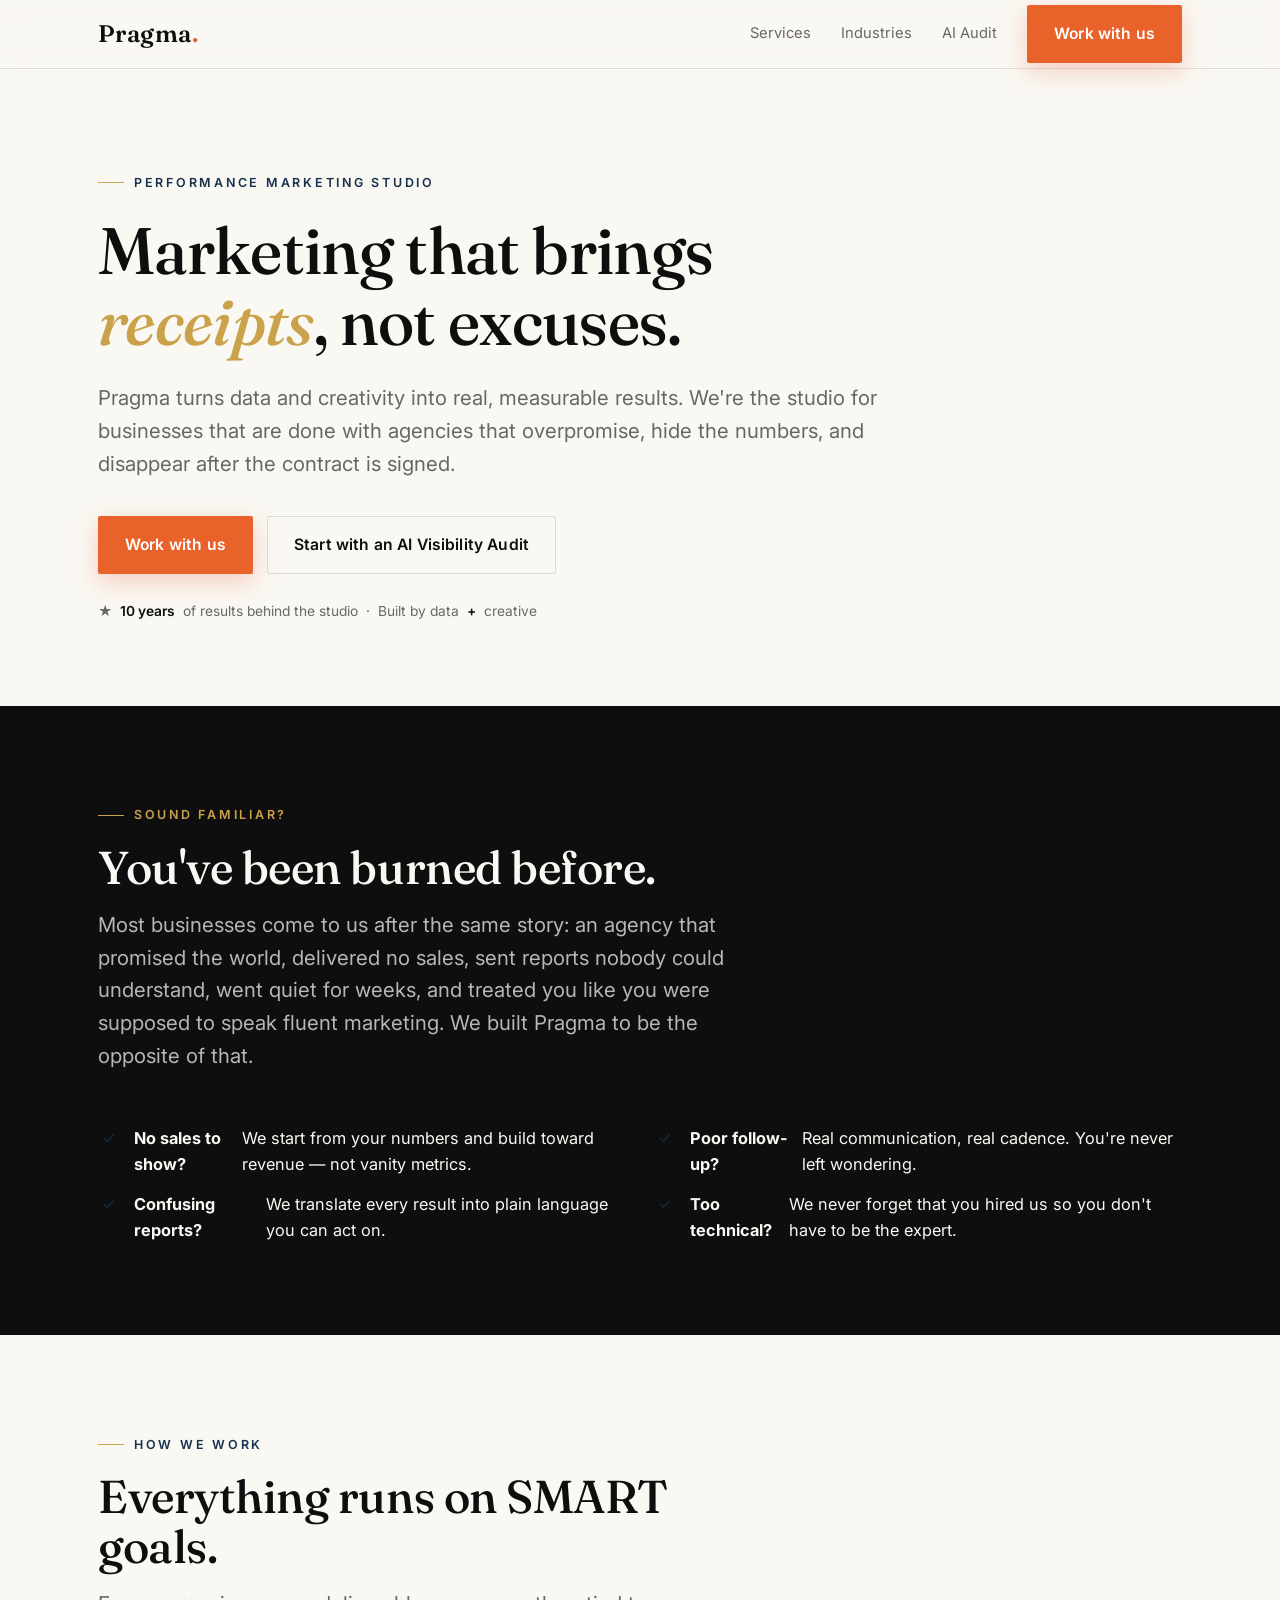
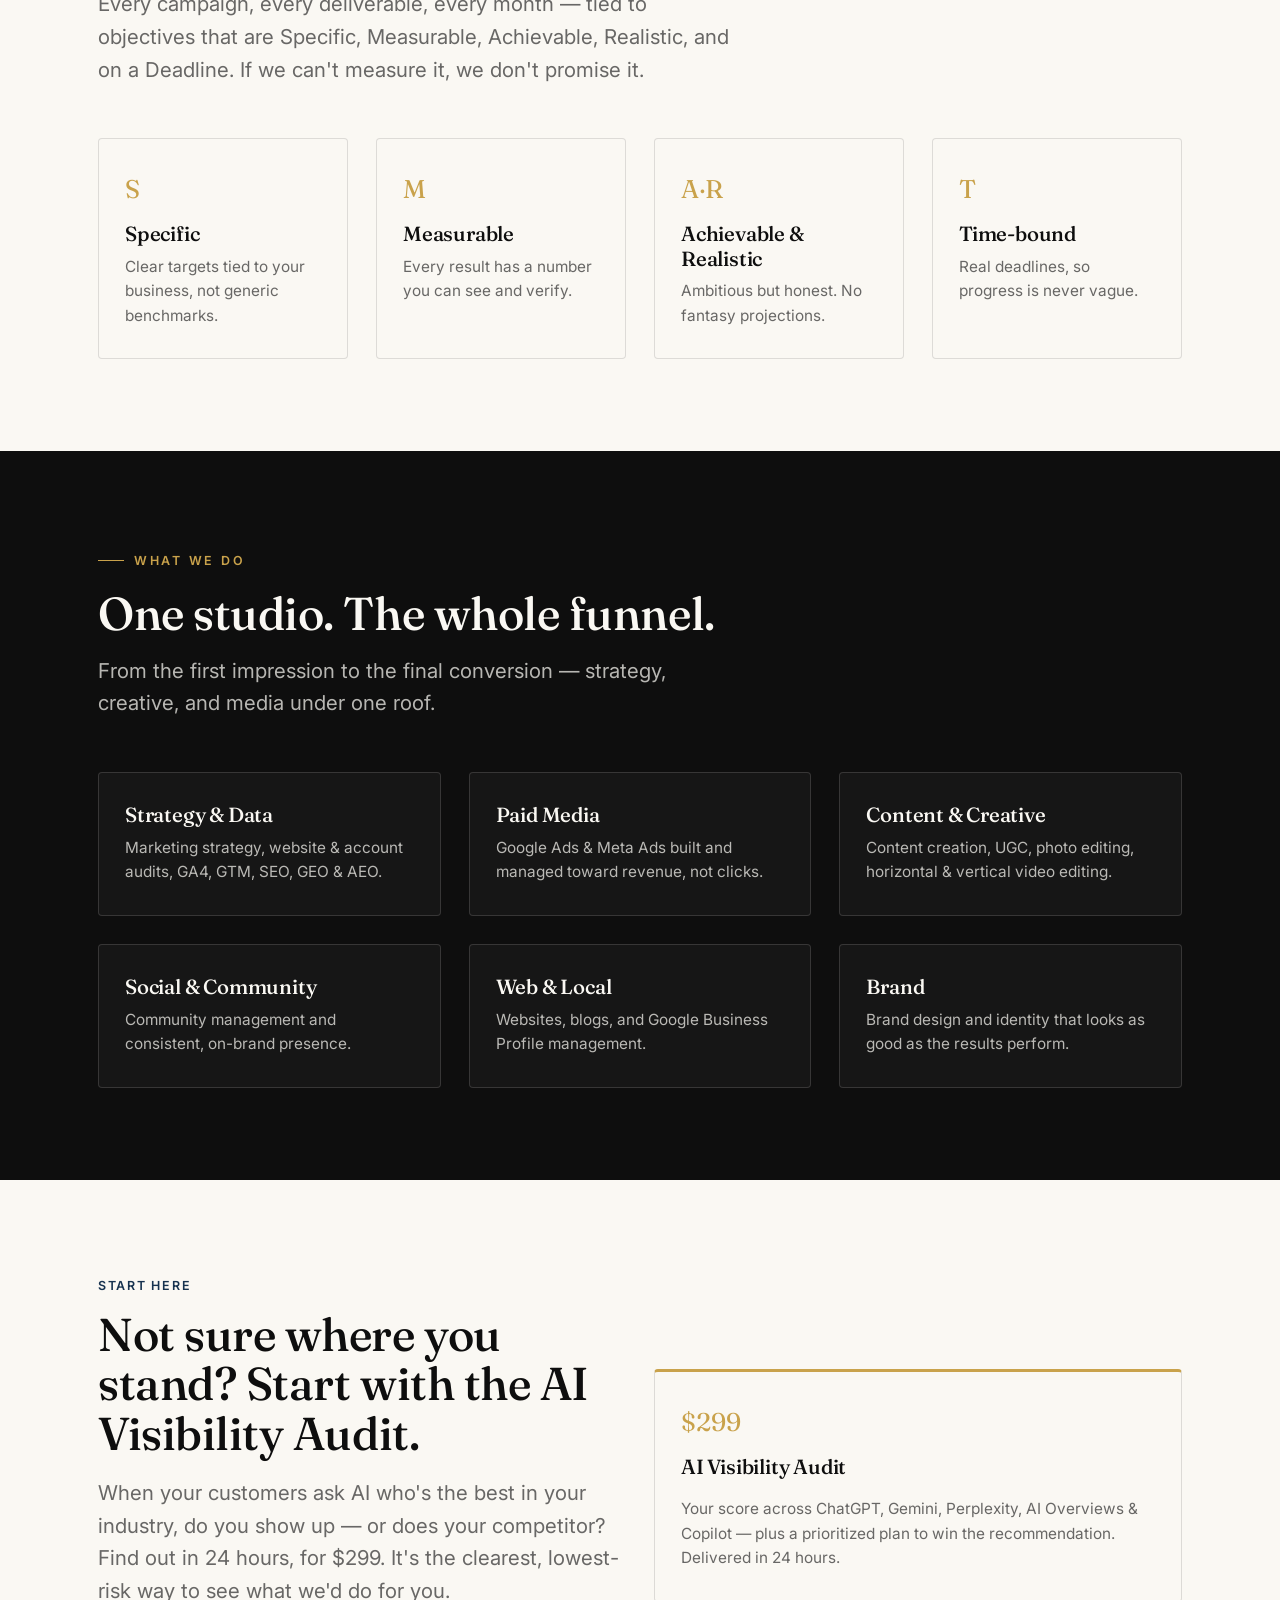
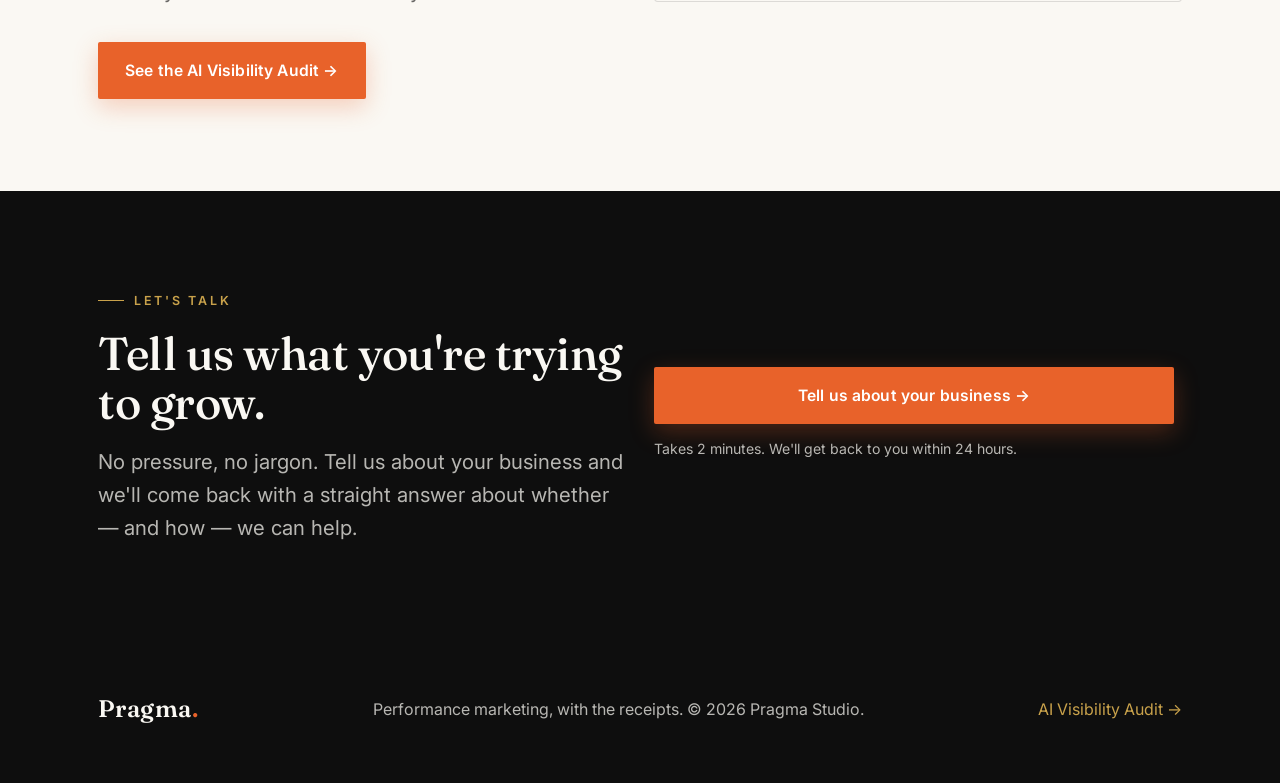
<file: index.html>
<!DOCTYPE html>
<html lang="en">
<head>
<meta charset="UTF-8">
<meta name="viewport" content="width=device-width, initial-scale=1.0">
<title>Pragma — Performance Marketing, With the Receipts</title>
<meta name="description" content="Pragma is a performance marketing studio that turns data and creativity into real, measurable results — no jargon, no smoke, no ghosting. Built for businesses tired of agencies that don't deliver.">
<link rel="preconnect" href="https://fonts.googleapis.com">
<link rel="preconnect" href="https://fonts.gstatic.com" crossorigin>
<link href="https://fonts.googleapis.com/css2?family=Fraunces:ital,opsz,wght@0,9..144,400;0,9..144,500;0,9..144,600;1,9..144,400&family=Inter:wght@400;500;600&display=swap" rel="stylesheet">
<link rel="stylesheet" href="styles.css">
</head>
<body>

<!-- ============ NAV ============ -->
<header class="nav">
  <div class="wrap">
    <a class="brand" href="index.html">Pragma<span class="dot">.</span></a>
    <nav class="nav-links">
      <a href="#services">Services</a>
      <a href="industries/index.html">Industries</a>
      <a href="audit/index.html">AI Audit</a>
      <a href="#contact" class="btn btn-cta">Work with us</a>
    </nav>
  </div>
</header>

<!-- ============ HERO ============ -->
<section class="hero">
  <div class="wrap">
    <span class="eyebrow">Performance marketing studio</span>
    <h1>Marketing that brings <span class="serif-accent gold">receipts</span>, not excuses.</h1>
    <p class="lead">Pragma turns data and creativity into real, measurable results. We're the studio for businesses that are done with agencies that overpromise, hide the numbers, and disappear after the contract is signed.</p>
    <div class="hero-actions">
      <a href="#contact" class="btn btn-cta">Work with us</a>
      <a href="#audit" class="btn btn-ghost">Start with an AI Visibility Audit</a>
    </div>
    <p class="microtrust">★ <b>10 years</b> of results behind the studio &nbsp;·&nbsp; Built by data <b>+</b> creative</p>
  </div>
</section>

<!-- ============ PAIN / POSITIONING ============ -->
<section class="dark">
  <div class="wrap">
    <div class="sec-head">
      <span class="eyebrow">Sound familiar?</span>
      <h2>You've been burned before.</h2>
      <p class="lead">Most businesses come to us after the same story: an agency that promised the world, delivered no sales, sent reports nobody could understand, went quiet for weeks, and treated you like you were supposed to speak fluent marketing. We built Pragma to be the opposite of that.</p>
    </div>
    <div class="grid g-2">
      <ul class="checklist">
        <li><b>No sales to show?</b> We start from your numbers and build toward revenue — not vanity metrics.</li>
        <li><b>Confusing reports?</b> We translate every result into plain language you can act on.</li>
      </ul>
      <ul class="checklist">
        <li><b>Poor follow-up?</b> Real communication, real cadence. You're never left wondering.</li>
        <li><b>Too technical?</b> We never forget that you hired us so you don't have to be the expert.</li>
      </ul>
    </div>
  </div>
</section>

<!-- ============ HOW WE WORK ============ -->
<section id="how">
  <div class="wrap">
    <div class="sec-head">
      <span class="eyebrow">How we work</span>
      <h2>Everything runs on SMART goals.</h2>
      <p class="lead">Every campaign, every deliverable, every month — tied to objectives that are Specific, Measurable, Achievable, Realistic, and on a Deadline. If we can't measure it, we don't promise it.</p>
    </div>
    <div class="grid g-4">
      <div class="card"><span class="num">S</span><h3>Specific</h3><p>Clear targets tied to your business, not generic benchmarks.</p></div>
      <div class="card"><span class="num">M</span><h3>Measurable</h3><p>Every result has a number you can see and verify.</p></div>
      <div class="card"><span class="num">A·R</span><h3>Achievable & Realistic</h3><p>Ambitious but honest. No fantasy projections.</p></div>
      <div class="card"><span class="num">T</span><h3>Time-bound</h3><p>Real deadlines, so progress is never vague.</p></div>
    </div>
  </div>
</section>

<!-- ============ SERVICES ============ -->
<section class="dark" id="services">
  <div class="wrap">
    <div class="sec-head">
      <span class="eyebrow">What we do</span>
      <h2>One studio. The whole funnel.</h2>
      <p class="lead">From the first impression to the final conversion — strategy, creative, and media under one roof.</p>
    </div>
    <div class="grid g-3">
      <div class="card"><h3>Strategy & Data</h3><p>Marketing strategy, website &amp; account audits, GA4, GTM, SEO, GEO &amp; AEO.</p></div>
      <div class="card"><h3>Paid Media</h3><p>Google Ads &amp; Meta Ads built and managed toward revenue, not clicks.</p></div>
      <div class="card"><h3>Content & Creative</h3><p>Content creation, UGC, photo editing, horizontal &amp; vertical video editing.</p></div>
      <div class="card"><h3>Social & Community</h3><p>Community management and consistent, on-brand presence.</p></div>
      <div class="card"><h3>Web & Local</h3><p>Websites, blogs, and Google Business Profile management.</p></div>
      <div class="card"><h3>Brand</h3><p>Brand design and identity that looks as good as the results perform.</p></div>
    </div>
  </div>
</section>

<!-- ============ AUDIT CTA ============ -->
<section id="audit">
  <div class="wrap">
    <div class="grid g-2" style="align-items:center">
      <div>
        <span class="pill">Start here</span>
        <h2>Not sure where you stand? Start with the AI Visibility Audit.</h2>
        <p class="lead mt-s">When your customers ask AI who's the best in your industry, do you show up — or does your competitor? Find out in 24 hours, for $299. It's the clearest, lowest-risk way to see what we'd do for you.</p>
        <a href="audit/index.html" class="btn btn-cta mt-m">See the AI Visibility Audit →</a>
      </div>
      <div class="card" style="border-top:3px solid var(--gold)">
        <span class="num">$299</span>
        <h3>AI Visibility Audit</h3>
        <p class="mt-s">Your score across ChatGPT, Gemini, Perplexity, AI Overviews &amp; Copilot — plus a prioritized plan to win the recommendation. Delivered in 24 hours.</p>
      </div>
    </div>
  </div>
</section>

<!-- ============ CONTACT ============ -->
<section class="dark" id="contact">
  <div class="wrap">
    <div class="grid g-2" style="align-items:center">
      <div>
        <span class="eyebrow">Let's talk</span>
        <h2 class="mt-s">Tell us what you're trying to grow.</h2>
        <p class="lead mt-s">No pressure, no jargon. Tell us about your business and we'll come back with a straight answer about whether — and how — we can help.</p>
      </div>
      <div class="form">
        <a href="https://forms.gle/fJP89zdyPjSbHqXf9" target="_blank" rel="noopener" class="btn btn-cta" style="justify-content:center">Tell us about your business →</a>
        <p style="font-size:.88rem;color:var(--cream-70)">Takes 2 minutes. We'll get back to you within 24 hours.</p>
      </div>
    </div>
  </div>
</section>

<!-- ============ FOOTER ============ -->
<footer class="footer">
  <div class="wrap">
    <a class="brand" href="index.html">Pragma<span class="dot">.</span></a>
    <p>Performance marketing, with the receipts. © 2026 Pragma Studio.</p>
    <a href="audit/index.html" class="gold">AI Visibility Audit →</a>
  </div>
</footer>

</body>
</html>
</file>
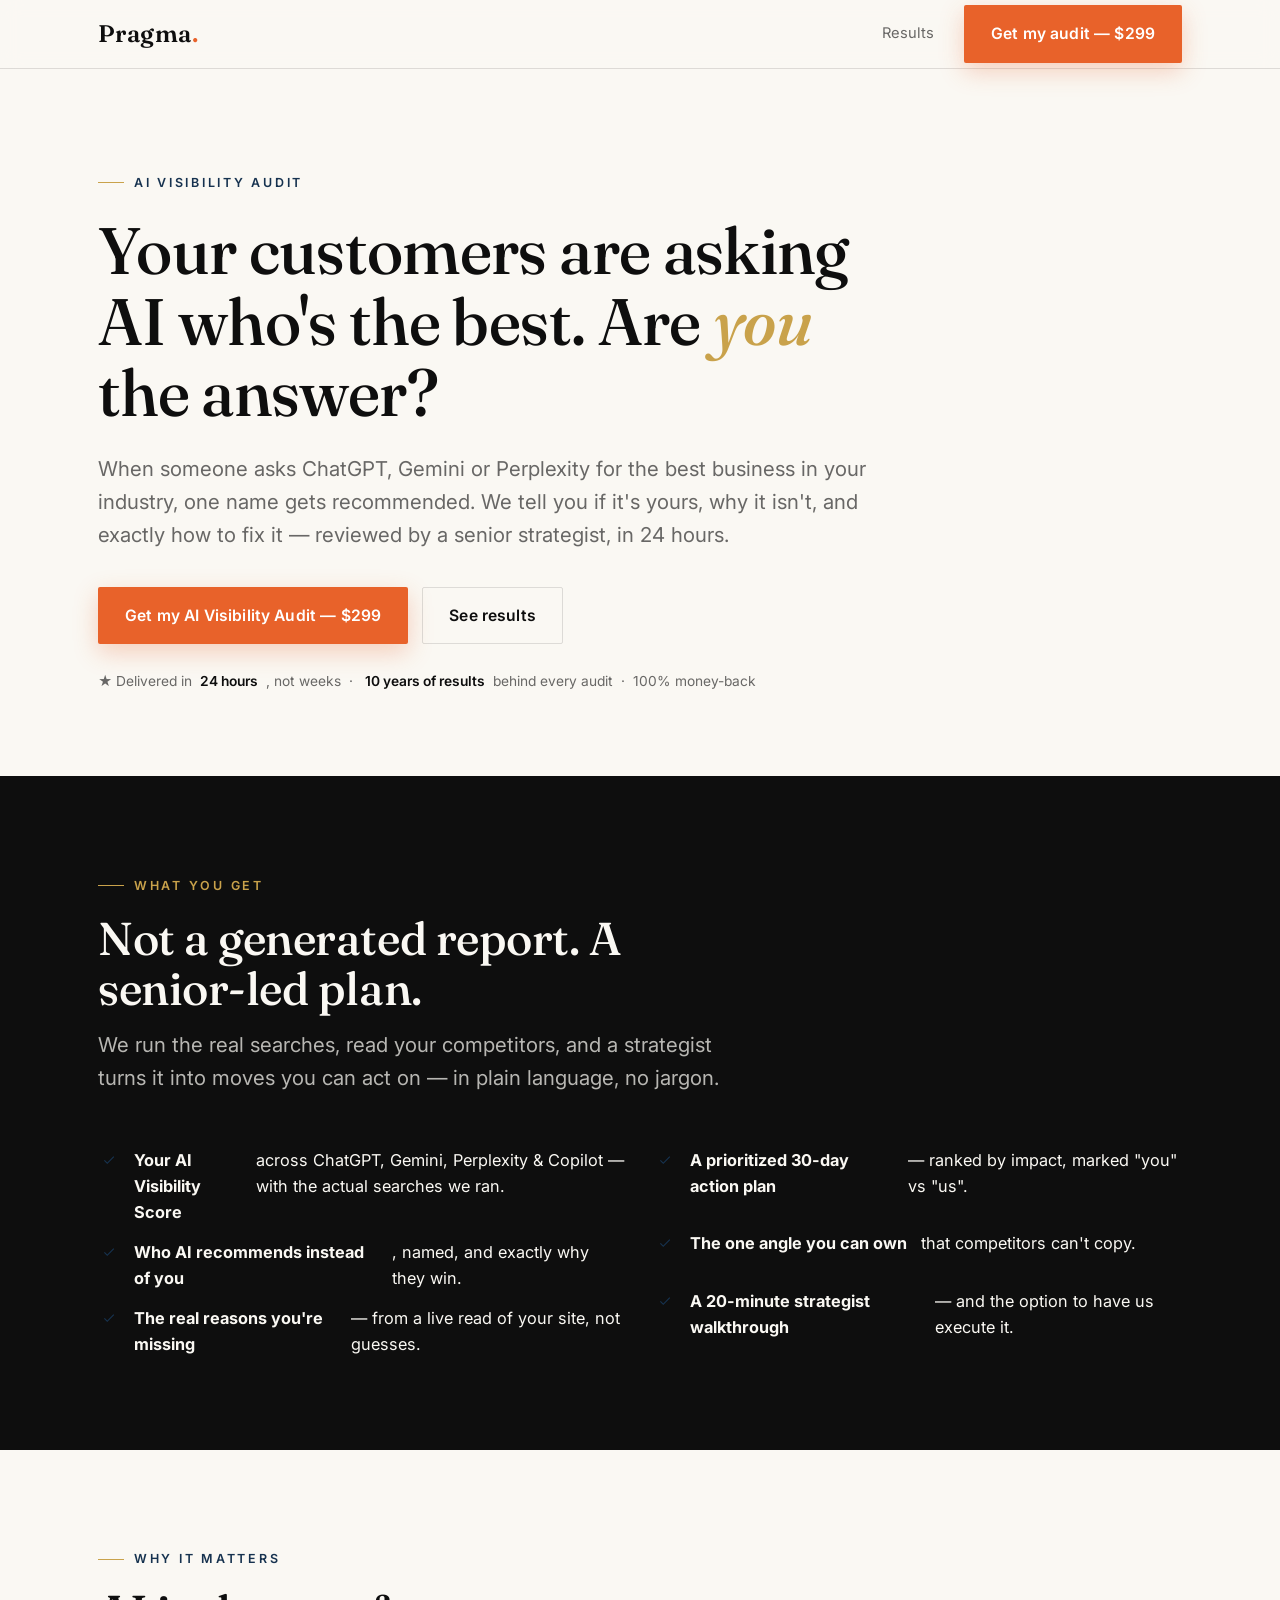
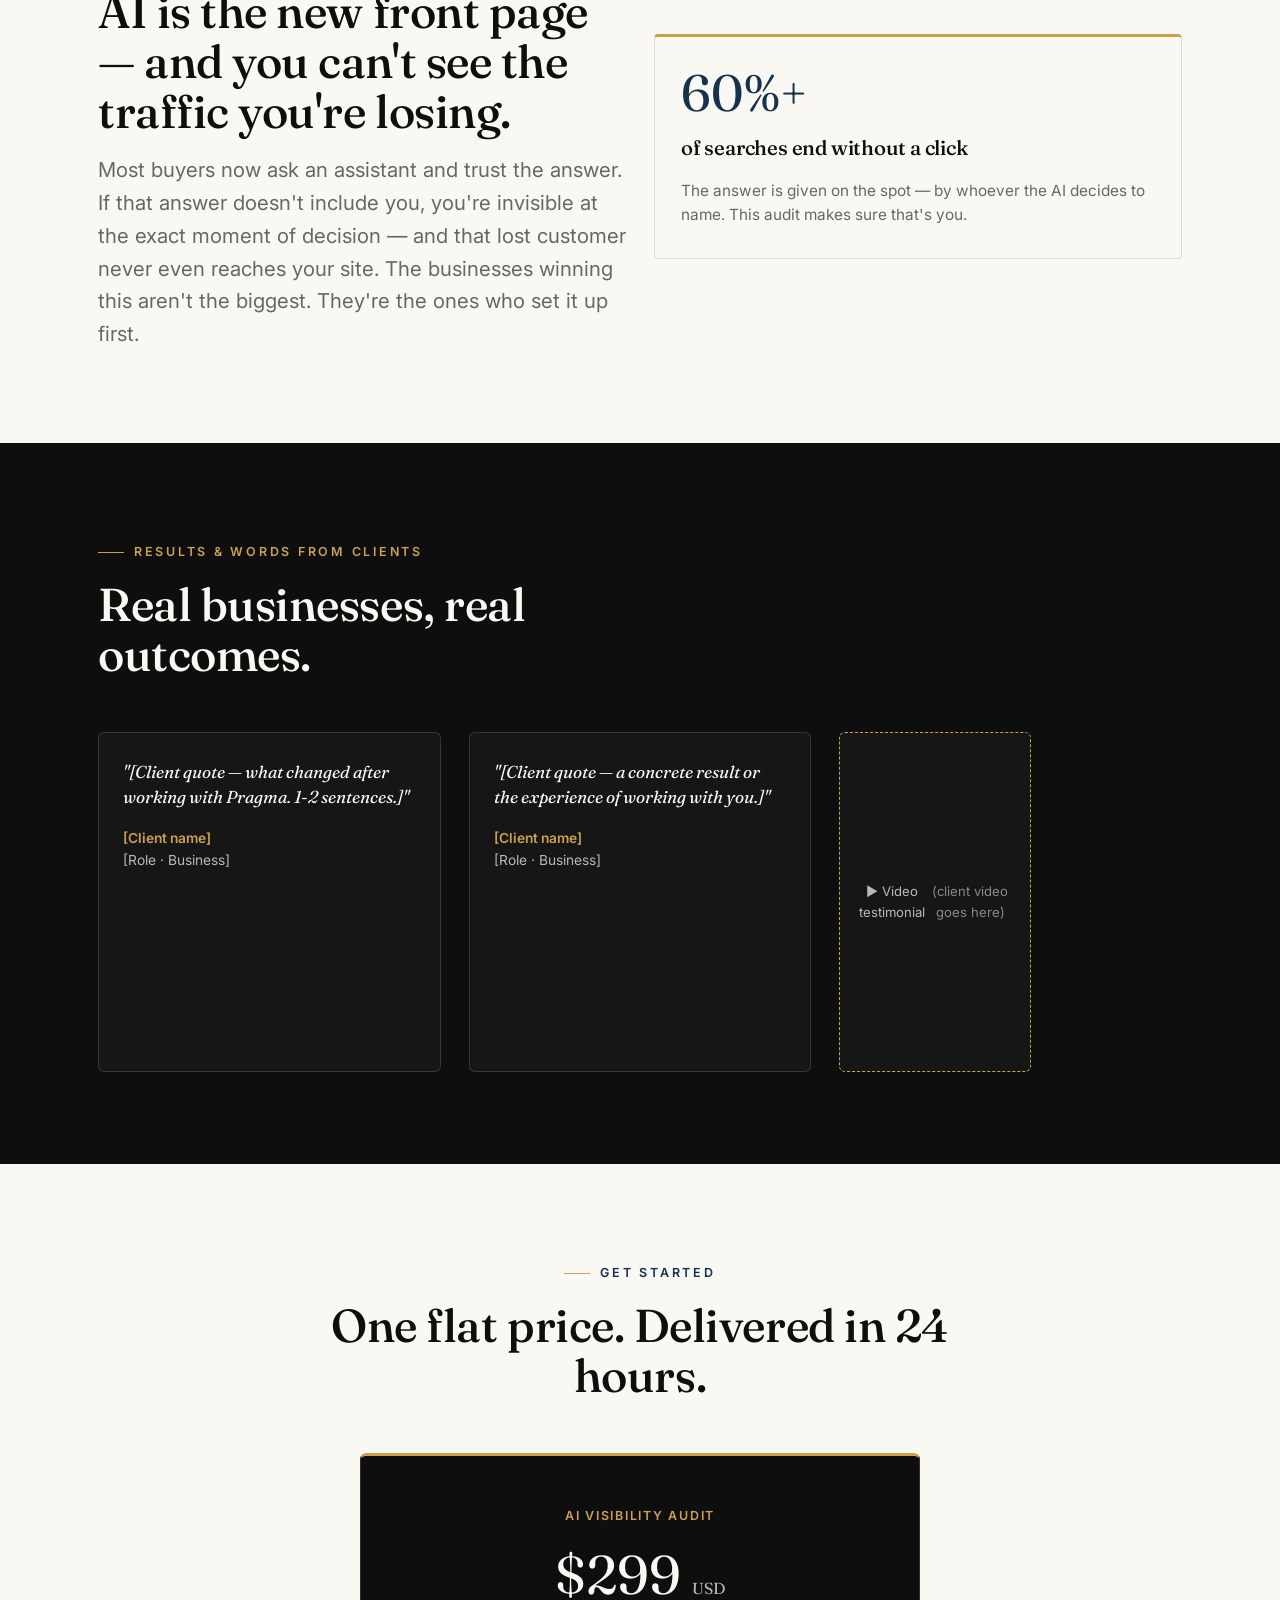
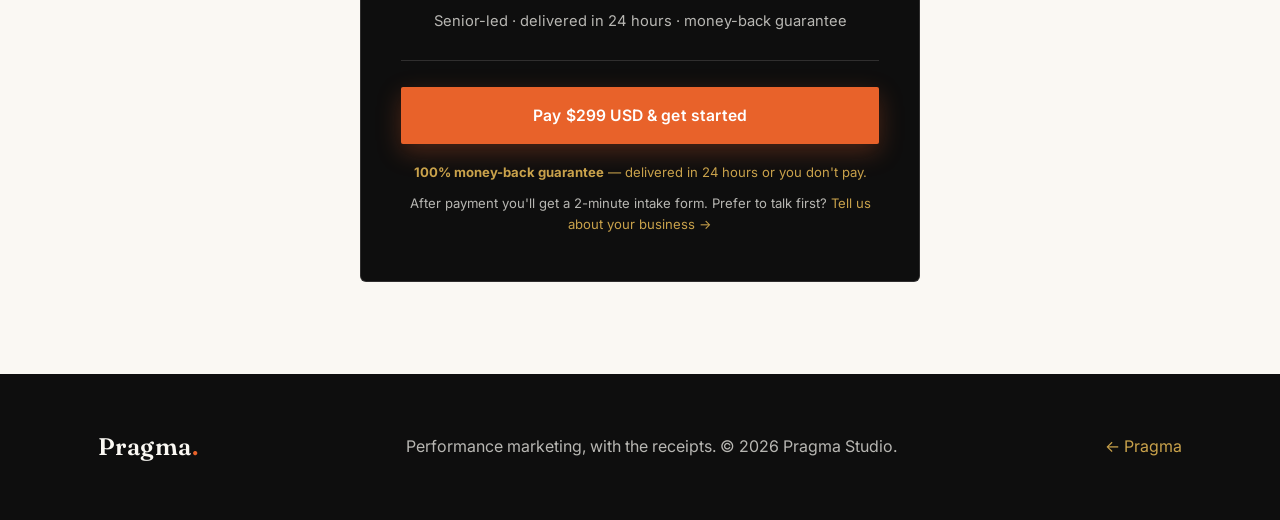
<file: audit/index.html>
<!DOCTYPE html>
<html lang="en">
<head>
<meta charset="UTF-8">
<meta name="viewport" content="width=device-width, initial-scale=1.0">
<title>AI Visibility Audit — Pragma</title>
<meta name="description" content="When your customers ask AI who's the best in your industry, do you show up — or does your competitor? A senior-led AI Visibility Audit with a prioritized plan, in 24 hours.">
<link rel="preconnect" href="https://fonts.googleapis.com">
<link rel="preconnect" href="https://fonts.gstatic.com" crossorigin>
<link href="https://fonts.googleapis.com/css2?family=Fraunces:ital,opsz,wght@0,9..144,400;0,9..144,500;0,9..144,600;1,9..144,400&family=Inter:wght@400;500;600&display=swap" rel="stylesheet">
<link rel="stylesheet" href="../styles.css">
<style>
  .tcard{background:#161616;border:1px solid var(--cream-14);border-radius:6px;padding:26px 24px}
  .tcard p{font-family:var(--serif);font-size:1.08rem;line-height:1.45;color:var(--cream);font-style:italic;margin-bottom:18px}
  .tcard .who{font-size:.86rem;color:var(--cream-70)}
  .tcard .who b{color:var(--gold);font-weight:600;display:block}
  .vslot{aspect-ratio:9/16;max-height:340px;border:1px dashed var(--gold);border-radius:6px;background:#161616;display:flex;align-items:center;justify-content:center;color:var(--cream-70);font-size:.82rem;text-align:center;padding:16px}
</style>
</head>
<body>

<!-- ============ NAV ============ -->
<header class="nav">
  <div class="wrap">
    <a class="brand" href="../index.html">Pragma<span class="dot">.</span></a>
    <nav class="nav-links">
      <a href="#proof">Results</a>
      <a href="#pricing" class="btn btn-cta">Get my audit — $299</a>
    </nav>
  </div>
</header>

<!-- ============ 1 · HOOK ============ -->
<section class="hero">
  <div class="wrap">
    <span class="eyebrow">AI Visibility Audit</span>
    <h1>Your customers are asking AI who's the best. Are <span class="serif-accent gold">you</span> the answer?</h1>
    <p class="lead">When someone asks ChatGPT, Gemini or Perplexity for the best business in your industry, one name gets recommended. We tell you if it's yours, why it isn't, and exactly how to fix it — reviewed by a senior strategist, in 24 hours.</p>
    <div class="hero-actions">
      <a href="#pricing" class="btn btn-cta">Get my AI Visibility Audit — $299</a>
      <a href="#proof" class="btn btn-ghost">See results</a>
    </div>
    <p class="microtrust">★ Delivered in <b>24 hours</b>, not weeks &nbsp;·&nbsp; <b>10 years of results</b> behind every audit &nbsp;·&nbsp; 100% money-back</p>
  </div>
</section>

<!-- ============ 2 · THE AUDIT (what you get) ============ -->
<section class="dark" id="what">
  <div class="wrap">
    <div class="sec-head">
      <span class="eyebrow">What you get</span>
      <h2>Not a generated report. A senior-led plan.</h2>
      <p class="lead">We run the real searches, read your competitors, and a strategist turns it into moves you can act on — in plain language, no jargon.</p>
    </div>
    <div class="grid g-2">
      <ul class="checklist">
        <li><b>Your AI Visibility Score</b> across ChatGPT, Gemini, Perplexity &amp; Copilot — with the actual searches we ran.</li>
        <li><b>Who AI recommends instead of you</b>, named, and exactly why they win.</li>
        <li><b>The real reasons you're missing</b> — from a live read of your site, not guesses.</li>
      </ul>
      <ul class="checklist">
        <li><b>A prioritized 30-day action plan</b> — ranked by impact, marked "you" vs "us".</li>
        <li><b>The one angle you can own</b> that competitors can't copy.</li>
        <li><b>A 20-minute strategist walkthrough</b> — and the option to have us execute it.</li>
      </ul>
    </div>
  </div>
</section>

<!-- ============ 3 · WHY IT MATTERS ============ -->
<section id="why">
  <div class="wrap">
    <div class="grid g-2" style="align-items:center">
      <div>
        <span class="eyebrow">Why it matters</span>
        <h2 class="mt-s">AI is the new front page — and you can't see the traffic you're losing.</h2>
        <p class="lead mt-s">Most buyers now ask an assistant and trust the answer. If that answer doesn't include you, you're invisible at the exact moment of decision — and that lost customer never even reaches your site. The businesses winning this aren't the biggest. They're the ones who set it up first.</p>
      </div>
      <div class="card" style="border-top:3px solid var(--gold)">
        <span class="stat">60%+</span>
        <h3 class="mt-s">of searches end without a click</h3>
        <p class="mt-s">The answer is given on the spot — by whoever the AI decides to name. This audit makes sure that's you.</p>
      </div>
    </div>
  </div>
</section>

<!-- ============ 4 · PROOF / TESTIMONIALS ============ -->
<section class="dark" id="proof">
  <div class="wrap">
    <div class="sec-head">
      <span class="eyebrow">Results &amp; words from clients</span>
      <h2>Real businesses, real outcomes.</h2>
    </div>
    <!-- ============================================================
         TESTIMONIALS — replace placeholders with real client quotes.
         For a video: drop a <video controls> or an embed inside .vslot.
         ============================================================ -->
    <div class="grid g-3">
      <div class="tcard"><p>"[Client quote — what changed after working with Pragma. 1-2 sentences.]"</p><div class="who"><b>[Client name]</b>[Role · Business]</div></div>
      <div class="tcard"><p>"[Client quote — a concrete result or the experience of working with you.]"</p><div class="who"><b>[Client name]</b>[Role · Business]</div></div>
      <div class="vslot">▶ Video testimonial<br><span style="opacity:.7">(client video goes here)</span></div>
    </div>
  </div>
</section>

<!-- ============ 5 · PAYMENT (Stripe only — US) ============ -->
<section id="pricing">
  <div class="wrap">
    <div class="sec-head center" style="margin-left:auto;margin-right:auto">
      <span class="eyebrow" style="justify-content:center">Get started</span>
      <h2>One flat price. Delivered in 24 hours.</h2>
    </div>
    <div class="price-card">
      <span class="pill" style="color:var(--gold)">AI Visibility Audit</span>
      <div class="amt">$299 <small>USD</small></div>
      <p class="alt">Senior-led · delivered in 24 hours · money-back guarantee</p>
      <hr class="rule" style="background:var(--cream-14)">
      <div class="pay-buttons">
        <!-- Stripe live payment link (USD) -->
        <a href="https://buy.stripe.com/00w7sK7rz9oi4jI7nXcV200" class="btn btn-cta btn-pay" target="_blank" rel="noopener">Pay $299 USD &amp; get started</a>
      </div>
      <p class="fine" style="color:var(--gold)"><b>100% money-back guarantee</b> — delivered in 24 hours or you don't pay.</p>
      <p class="fine">After payment you'll get a 2-minute intake form. Prefer to talk first? <a href="https://forms.gle/fJP89zdyPjSbHqXf9" target="_blank" rel="noopener" class="gold">Tell us about your business →</a></p>
    </div>
  </div>
</section>

<!-- ============ FOOTER ============ -->
<footer class="footer">
  <div class="wrap">
    <a class="brand" href="../index.html">Pragma<span class="dot">.</span></a>
    <p>Performance marketing, with the receipts. © 2026 Pragma Studio.</p>
    <a href="../index.html" class="gold">← Pragma</a>
  </div>
</footer>

</body>
</html>
</file>
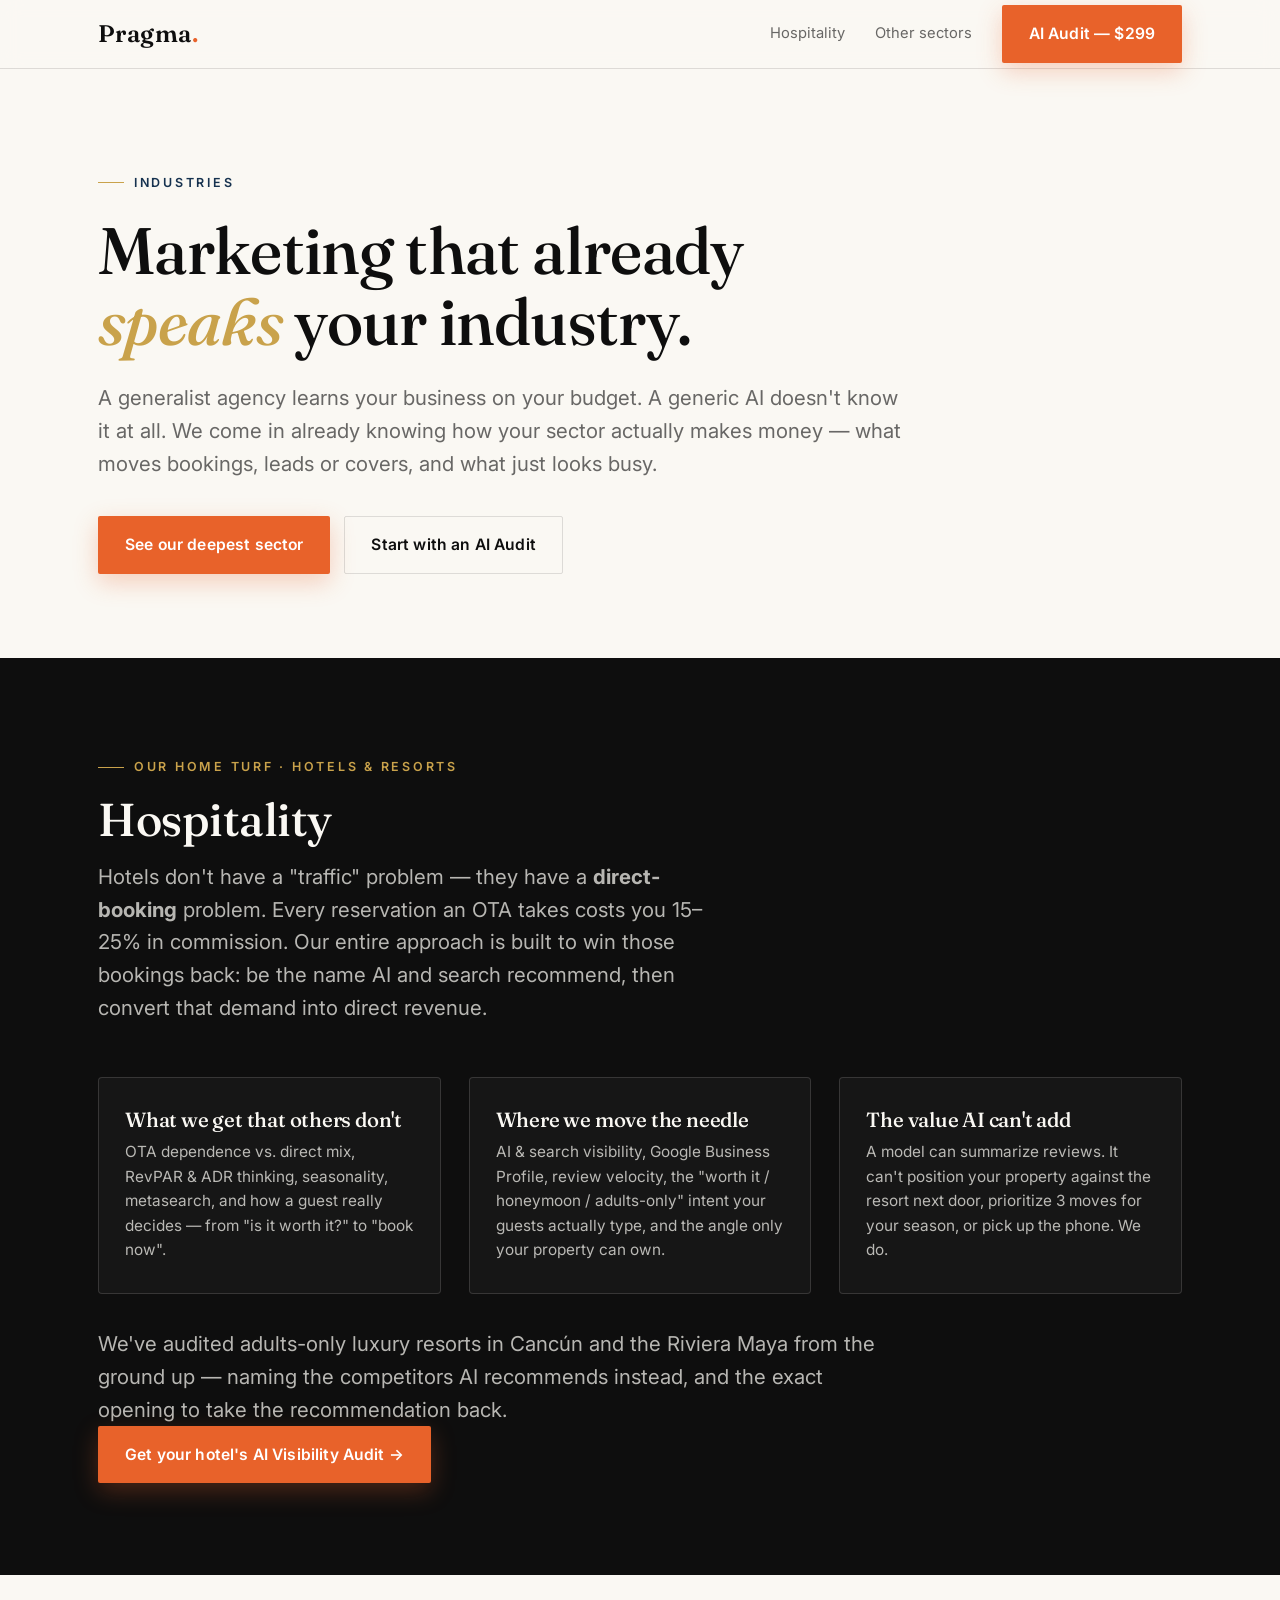
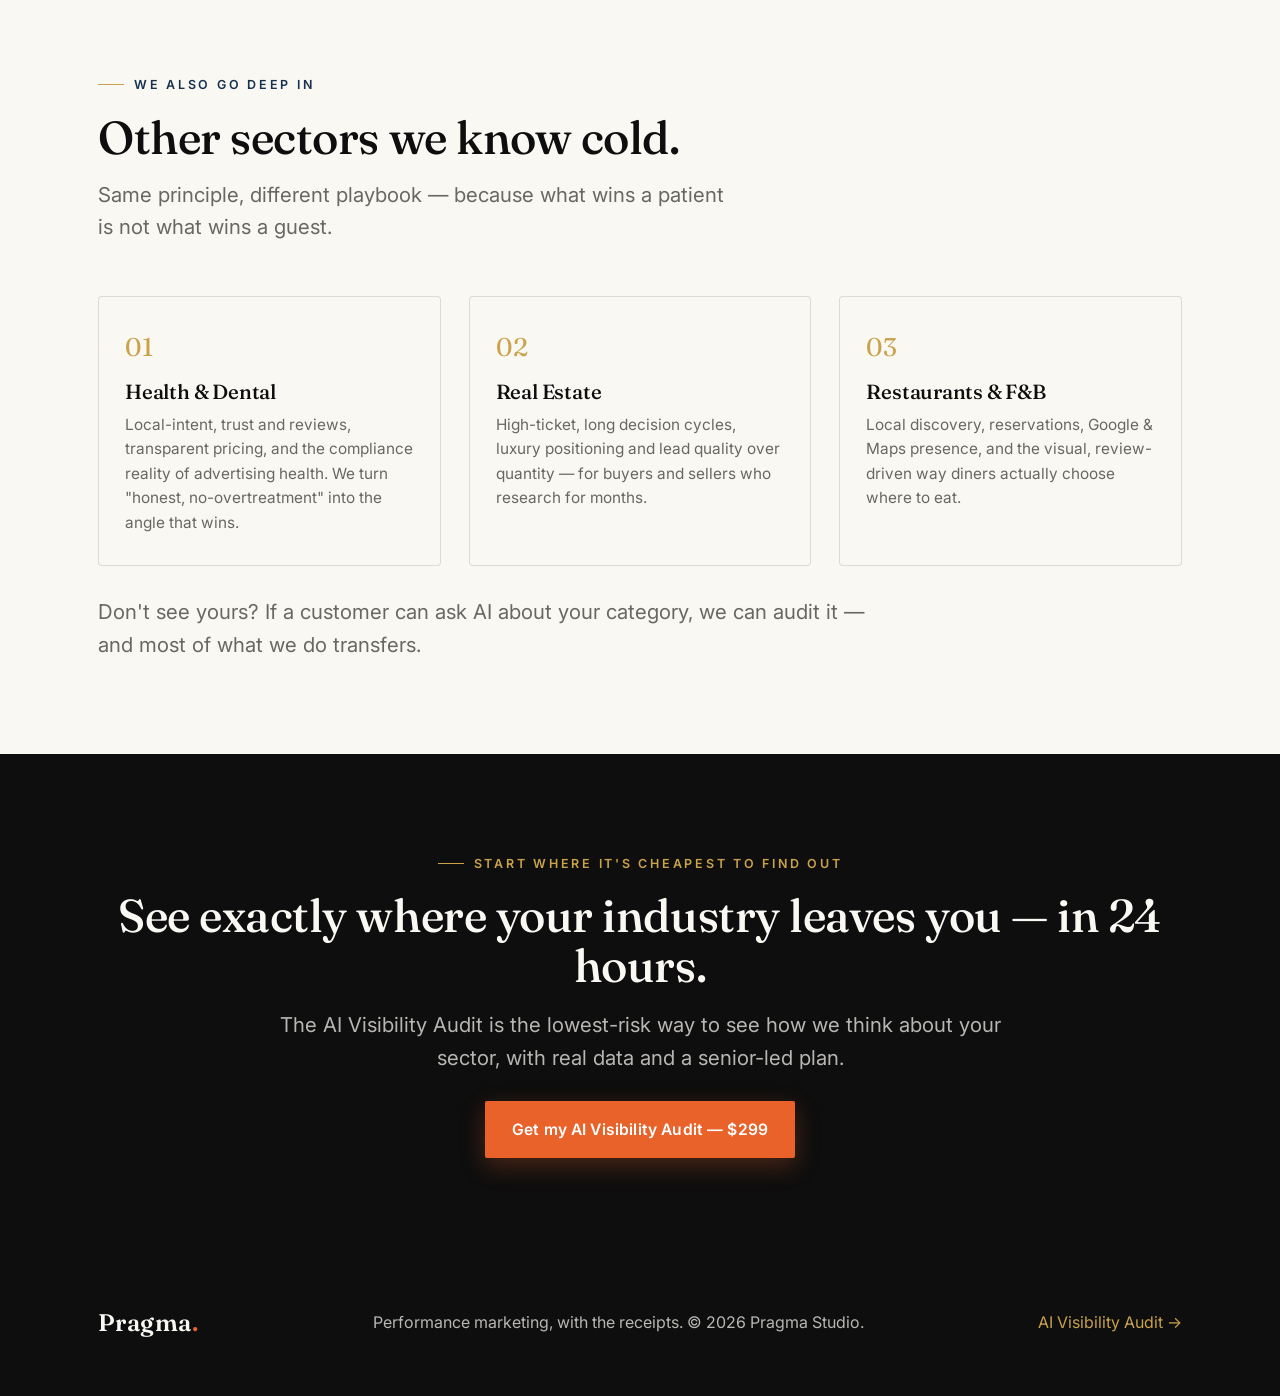
<file: industries/index.html>
<!DOCTYPE html>
<html lang="en">
<head>
<meta charset="UTF-8">
<meta name="viewport" content="width=device-width, initial-scale=1.0">
<title>Industries — Pragma</title>
<meta name="description" content="Pragma is a performance marketing studio that already speaks your industry — hospitality, health, real estate and restaurants. Sector expertise data can't fake.">
<link rel="preconnect" href="https://fonts.googleapis.com">
<link rel="preconnect" href="https://fonts.gstatic.com" crossorigin>
<link href="https://fonts.googleapis.com/css2?family=Fraunces:ital,opsz,wght@0,9..144,400;0,9..144,500;0,9..144,600;1,9..144,400&family=Inter:wght@400;500;600&display=swap" rel="stylesheet">
<link rel="stylesheet" href="../styles.css">
</head>
<body>

<!-- ============ NAV ============ -->
<header class="nav">
  <div class="wrap">
    <a class="brand" href="../index.html">Pragma<span class="dot">.</span></a>
    <nav class="nav-links">
      <a href="#hospitality">Hospitality</a>
      <a href="#more">Other sectors</a>
      <a href="../audit/index.html" class="btn btn-cta">AI Audit — $299</a>
    </nav>
  </div>
</header>

<!-- ============ HERO ============ -->
<section class="hero">
  <div class="wrap">
    <span class="eyebrow">Industries</span>
    <h1>Marketing that already <span class="serif-accent gold">speaks</span> your industry.</h1>
    <p class="lead">A generalist agency learns your business on your budget. A generic AI doesn't know it at all. We come in already knowing how your sector actually makes money — what moves bookings, leads or covers, and what just looks busy.</p>
    <div class="hero-actions">
      <a href="#hospitality" class="btn btn-cta">See our deepest sector</a>
      <a href="../audit/index.html" class="btn btn-ghost">Start with an AI Audit</a>
    </div>
  </div>
</section>

<!-- ============ HOSPITALITY (beachhead) ============ -->
<section class="dark" id="hospitality">
  <div class="wrap">
    <div class="sec-head">
      <span class="eyebrow">Our home turf · Hotels &amp; Resorts</span>
      <h2>Hospitality</h2>
      <p class="lead">Hotels don't have a "traffic" problem — they have a <b>direct-booking</b> problem. Every reservation an OTA takes costs you 15–25% in commission. Our entire approach is built to win those bookings back: be the name AI and search recommend, then convert that demand into direct revenue.</p>
    </div>
    <div class="grid g-3">
      <div class="card"><h3>What we get that others don't</h3><p>OTA dependence vs. direct mix, RevPAR &amp; ADR thinking, seasonality, metasearch, and how a guest really decides — from "is it worth it?" to "book now".</p></div>
      <div class="card"><h3>Where we move the needle</h3><p>AI &amp; search visibility, Google Business Profile, review velocity, the "worth it / honeymoon / adults-only" intent your guests actually type, and the angle only your property can own.</p></div>
      <div class="card"><h3>The value AI can't add</h3><p>A model can summarize reviews. It can't position your property against the resort next door, prioritize 3 moves for your season, or pick up the phone. We do.</p></div>
    </div>
    <p class="lead" style="margin-top:34px">We've audited adults-only luxury resorts in Cancún and the Riviera Maya from the ground up — naming the competitors AI recommends instead, and the exact opening to take the recommendation back.</p>
    <a href="../audit/index.html" class="btn btn-cta">Get your hotel's AI Visibility Audit →</a>
  </div>
</section>

<!-- ============ OTHER SECTORS ============ -->
<section id="more">
  <div class="wrap">
    <div class="sec-head">
      <span class="eyebrow">We also go deep in</span>
      <h2>Other sectors we know cold.</h2>
      <p class="lead">Same principle, different playbook — because what wins a patient is not what wins a guest.</p>
    </div>
    <div class="grid g-3">
      <div class="card"><span class="num">01</span><h3>Health &amp; Dental</h3><p>Local-intent, trust and reviews, transparent pricing, and the compliance reality of advertising health. We turn "honest, no-overtreatment" into the angle that wins.</p></div>
      <div class="card"><span class="num">02</span><h3>Real Estate</h3><p>High-ticket, long decision cycles, luxury positioning and lead quality over quantity — for buyers and sellers who research for months.</p></div>
      <div class="card"><span class="num">03</span><h3>Restaurants &amp; F&amp;B</h3><p>Local discovery, reservations, Google &amp; Maps presence, and the visual, review-driven way diners actually choose where to eat.</p></div>
    </div>
    <p class="lead" style="margin-top:30px">Don't see yours? If a customer can ask AI about your category, we can audit it — and most of what we do transfers.</p>
  </div>
</section>

<!-- ============ CTA ============ -->
<section class="dark">
  <div class="wrap center">
    <span class="eyebrow" style="justify-content:center">Start where it's cheapest to find out</span>
    <h2 class="mt-s">See exactly where your industry leaves you — in 24 hours.</h2>
    <p class="lead" style="margin:18px auto 26px;max-width:60ch">The AI Visibility Audit is the lowest-risk way to see how we think about your sector, with real data and a senior-led plan.</p>
    <a href="../audit/index.html" class="btn btn-cta">Get my AI Visibility Audit — $299</a>
  </div>
</section>

<!-- ============ FOOTER ============ -->
<footer class="footer">
  <div class="wrap">
    <a class="brand" href="../index.html">Pragma<span class="dot">.</span></a>
    <p>Performance marketing, with the receipts. © 2026 Pragma Studio.</p>
    <a href="../audit/index.html" class="gold">AI Visibility Audit →</a>
  </div>
</footer>

</body>
</html>
</file>
<file: styles.css>
/* ============================================================
   PRAGMA — Brand v0.1 stylesheet
   Editorial · artistic × tech
   ============================================================ */

:root{
  --black:#0E0E0E;
  --cream:#FAF8F3;
  --cream-2:#F1EDE3;
  --gold:#C9A24B;
  --blue:#16324F;
  --orange:#E8622A;
  --ink-60:rgba(14,14,14,.62);
  --ink-12:rgba(14,14,14,.12);
  --cream-70:rgba(250,248,243,.72);
  --cream-14:rgba(250,248,243,.14);
  --maxw:1140px;
  --serif:'Fraunces',Georgia,serif;
  --sans:'Inter',system-ui,-apple-system,sans-serif;
}

*{box-sizing:border-box;margin:0;padding:0}
html{scroll-behavior:smooth}
body{
  font-family:var(--sans);
  background:var(--cream);
  color:var(--black);
  line-height:1.6;
  -webkit-font-smoothing:antialiased;
}
img{max-width:100%;display:block}
a{color:inherit;text-decoration:none}

.wrap{max-width:var(--maxw);margin:0 auto;padding:0 28px}
section{padding:92px 0}
@media(max-width:720px){section{padding:60px 0}}

/* ---------- Type ---------- */
h1,h2,h3{font-family:var(--serif);font-weight:500;line-height:1.08;letter-spacing:-.01em}
h1{font-size:clamp(2.4rem,5.4vw,4.1rem)}
h2{font-size:clamp(1.9rem,3.6vw,2.9rem)}
h3{font-size:1.28rem;line-height:1.2}
.lead{font-size:clamp(1.05rem,1.6vw,1.28rem);color:var(--ink-60);max-width:62ch}
.eyebrow{
  font-family:var(--sans);font-weight:600;font-size:.78rem;
  letter-spacing:.22em;text-transform:uppercase;color:var(--blue);
  display:inline-flex;align-items:center;gap:10px;
}
.eyebrow::before{content:"";width:26px;height:1px;background:var(--gold)}
.gold{color:var(--gold)}
.serif-accent{font-family:var(--serif);font-style:italic}

/* ---------- Buttons ---------- */
.btn{
  display:inline-flex;align-items:center;gap:10px;
  font-weight:600;font-size:.98rem;letter-spacing:.01em;
  padding:15px 26px;border-radius:2px;border:1px solid transparent;
  cursor:pointer;transition:transform .15s ease,box-shadow .15s ease,background .15s ease;
}
.btn-cta{background:var(--orange);color:#fff;box-shadow:0 8px 24px rgba(232,98,42,.28)}
.btn-cta:hover{transform:translateY(-2px);box-shadow:0 12px 30px rgba(232,98,42,.36)}
.btn-ghost{background:transparent;border-color:var(--ink-12);color:var(--black)}
.btn-ghost:hover{border-color:var(--black)}
.btn-ghost.on-dark{border-color:var(--cream-14);color:var(--cream)}
.btn-ghost.on-dark:hover{border-color:var(--cream)}

/* ---------- Nav ---------- */
.nav{
  position:sticky;top:0;z-index:50;
  background:rgba(250,248,243,.82);backdrop-filter:blur(10px);
  border-bottom:1px solid var(--ink-12);
}
.nav .wrap{display:flex;align-items:center;justify-content:space-between;height:68px}
.brand{font-family:var(--serif);font-size:1.5rem;letter-spacing:.02em;font-weight:600}
.brand .dot{color:var(--orange)}
.nav-links{display:flex;gap:30px;align-items:center}
.nav-links a:not(.btn){font-size:.92rem;color:var(--ink-60)}
.nav-links a:not(.btn):hover{color:var(--black)}
@media(max-width:720px){.nav-links a:not(.btn){display:none}}

/* ---------- Hero ---------- */
.hero{padding:96px 0 84px}
.hero .eyebrow{margin-bottom:24px}
.hero h1{max-width:18ch;margin-bottom:24px}
.hero .lead{margin-bottom:36px}
.hero-actions{display:flex;gap:14px;flex-wrap:wrap;align-items:center}
.microtrust{margin-top:26px;font-size:.86rem;color:var(--ink-60);display:flex;gap:8px;align-items:center}
.microtrust b{color:var(--black);font-weight:600}

/* ---------- Dark band ---------- */
.dark{background:var(--black);color:var(--cream)}
.dark .lead{color:var(--cream-70)}
.dark h2,.dark h3{color:var(--cream)}
.dark .eyebrow{color:var(--gold)}

/* ---------- Grids ---------- */
.grid{display:grid;gap:28px}
.g-2{grid-template-columns:repeat(2,1fr)}
.g-3{grid-template-columns:repeat(3,1fr)}
.g-4{grid-template-columns:repeat(4,1fr)}
@media(max-width:900px){.g-3,.g-4{grid-template-columns:repeat(2,1fr)}}
@media(max-width:620px){.g-2,.g-3,.g-4{grid-template-columns:1fr}}

.card{
  background:var(--cream);border:1px solid var(--ink-12);
  border-radius:4px;padding:30px 26px;
}
.dark .card{background:#161616;border-color:var(--cream-14)}
.card .num{font-family:var(--serif);font-size:1.6rem;color:var(--gold);display:block;margin-bottom:12px}
.card h3{margin-bottom:8px}
.card p{color:var(--ink-60);font-size:.96rem}
.dark .card p{color:var(--cream-70)}

/* ---------- Checklist ---------- */
.checklist{list-style:none;display:grid;gap:14px}
.checklist li{display:flex;gap:14px;align-items:flex-start;font-size:1.02rem}
.checklist li::before{
  content:"";flex:0 0 22px;height:22px;margin-top:2px;border-radius:50%;
  background:var(--blue);
  -webkit-mask:url("data:image/svg+xml;utf8,<svg xmlns='http://www.w3.org/2000/svg' viewBox='0 0 24 24'><path fill='white' d='M9 16.2 4.8 12l-1.4 1.4L9 19 21 7l-1.4-1.4z'/></svg>") center/14px no-repeat;
  mask:url("data:image/svg+xml;utf8,<svg xmlns='http://www.w3.org/2000/svg' viewBox='0 0 24 24'><path fill='white' d='M9 16.2 4.8 12l-1.4 1.4L9 19 21 7l-1.4-1.4z'/></svg>") center/14px no-repeat;
}

/* ---------- Section head ---------- */
.sec-head{max-width:64ch;margin-bottom:52px}
.sec-head .eyebrow{margin-bottom:18px}
.sec-head h2{margin-bottom:16px}

/* ---------- Pricing ---------- */
.price-card{
  max-width:560px;margin:0 auto;background:var(--black);color:var(--cream);
  border:1px solid var(--cream-14);border-top:3px solid var(--gold);
  border-radius:6px;padding:46px 40px;text-align:center;
}
.price-card .amt{font-family:var(--serif);font-size:3.4rem;line-height:1;margin:8px 0}
.price-card .amt small{font-size:1rem;color:var(--cream-70)}
.price-card .alt{color:var(--cream-70);font-size:.92rem;margin-bottom:26px}
.pay-buttons{display:grid;gap:12px;margin:26px 0 18px}
.btn-pay{justify-content:center;width:100%}
.btn-mp{background:var(--blue);color:#fff}
.price-card .fine{font-size:.82rem;color:var(--cream-70);margin-top:10px}

/* ---------- FAQ ---------- */
.faq details{border-bottom:1px solid var(--ink-12);padding:20px 0}
.faq summary{font-family:var(--serif);font-size:1.15rem;cursor:pointer;list-style:none;display:flex;justify-content:space-between;gap:20px}
.faq summary::-webkit-details-marker{display:none}
.faq summary::after{content:"+";color:var(--orange);font-family:var(--sans);font-weight:400}
.faq details[open] summary::after{content:"–"}
.faq p{color:var(--ink-60);padding-top:14px;max-width:70ch}

/* ---------- Form ---------- */
.form{display:grid;gap:14px;max-width:520px}
.form input,.form textarea{
  font-family:var(--sans);font-size:1rem;padding:14px 16px;
  border:1px solid var(--ink-12);border-radius:3px;background:var(--cream);width:100%;
}
.form textarea{min-height:120px;resize:vertical}
.form input:focus,.form textarea:focus{outline:none;border-color:var(--blue)}

/* ---------- Sample report placeholder ---------- */
.sample{
  border:1px dashed var(--gold);border-radius:6px;background:var(--cream-2);
  padding:46px 32px;text-align:center;color:var(--ink-60);
}
.sample .badge{display:inline-block;font-size:.72rem;letter-spacing:.2em;text-transform:uppercase;color:var(--blue);border:1px solid var(--ink-12);padding:6px 12px;border-radius:40px;margin-bottom:18px}

/* ---------- Footer ---------- */
.footer{background:var(--black);color:var(--cream-70);padding:54px 0}
.footer .wrap{display:flex;justify-content:space-between;gap:24px;flex-wrap:wrap;align-items:center}
.footer .brand{color:var(--cream)}
.footer a:hover{color:var(--cream)}

/* ---------- Misc ---------- */
.rule{height:1px;background:var(--ink-12);border:0;margin:0}
.center{text-align:center}
.mt-s{margin-top:18px}.mt-m{margin-top:34px}
.stat{font-family:var(--serif);font-size:clamp(2.2rem,4vw,3.2rem);color:var(--blue);line-height:1}
.dark .stat{color:var(--gold)}
.pill{display:inline-block;font-size:.78rem;letter-spacing:.14em;text-transform:uppercase;color:var(--blue);margin-bottom:14px;font-weight:600}
</file>
